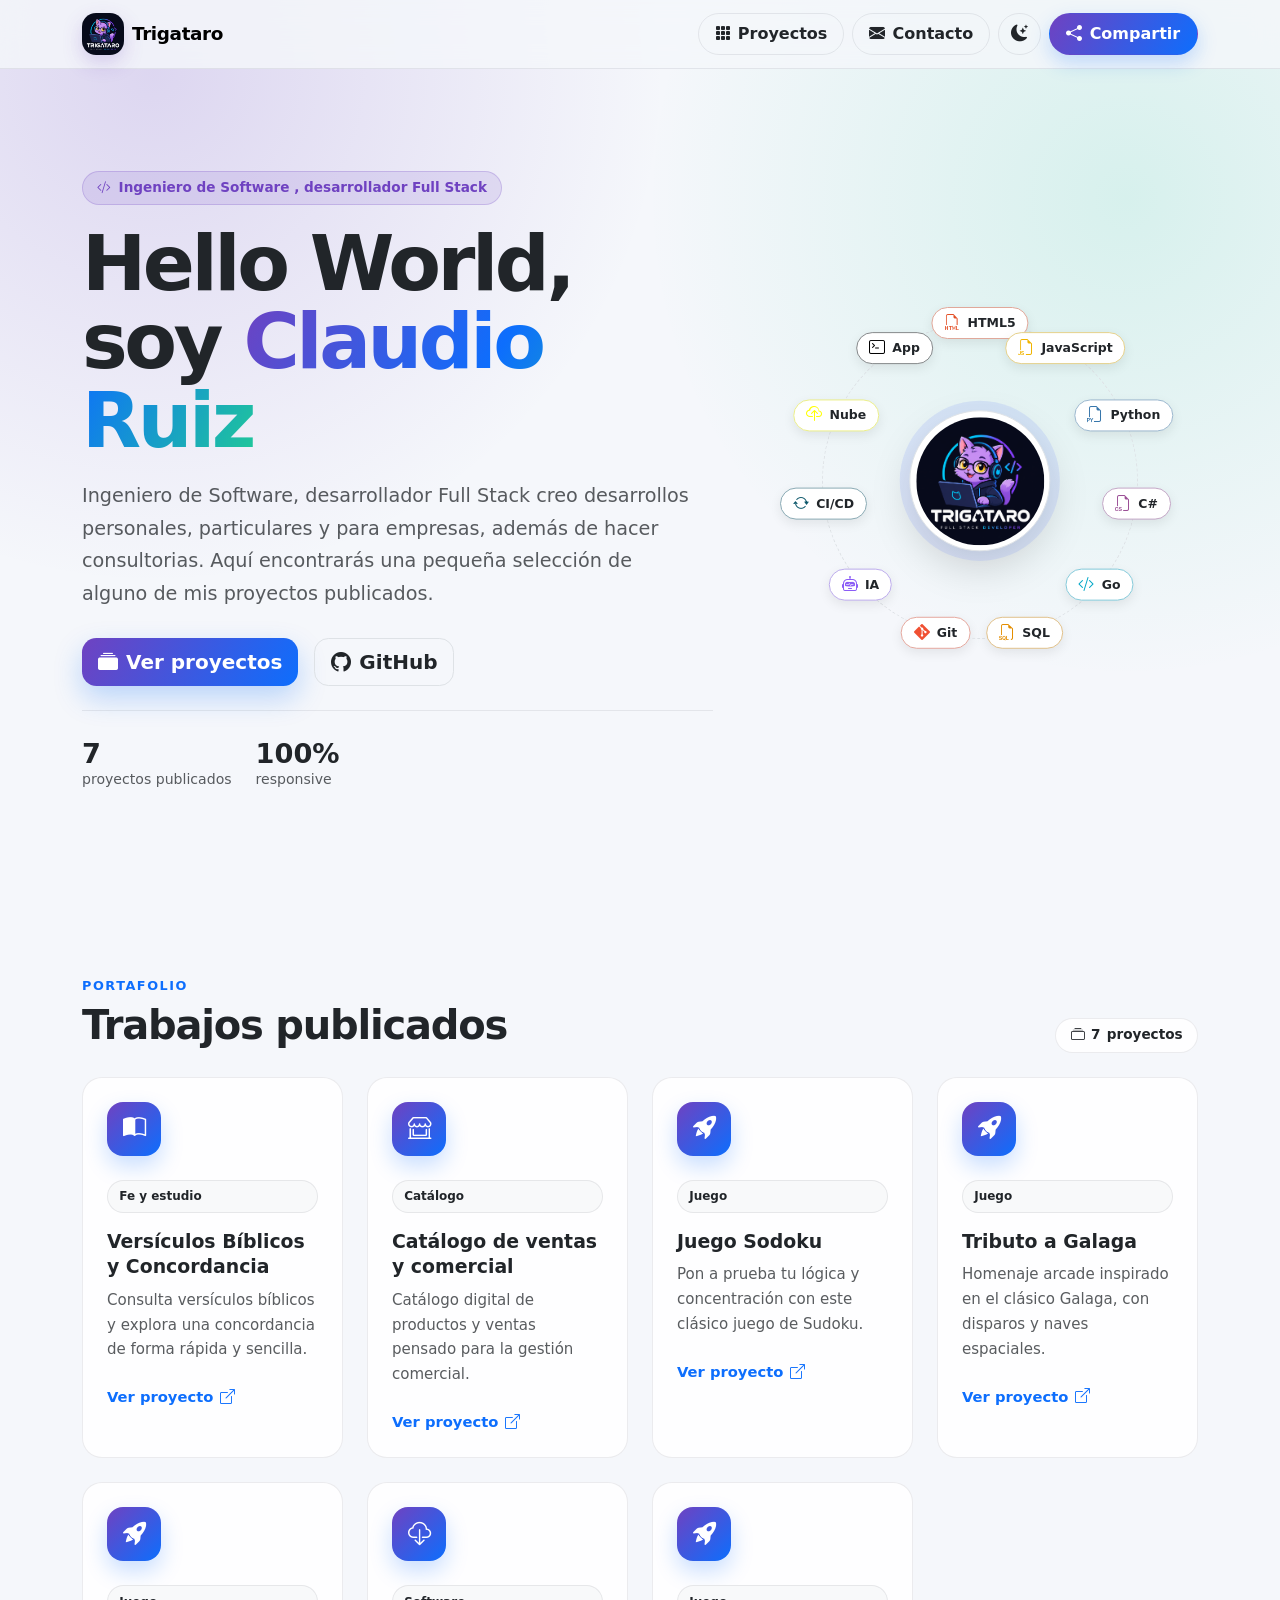
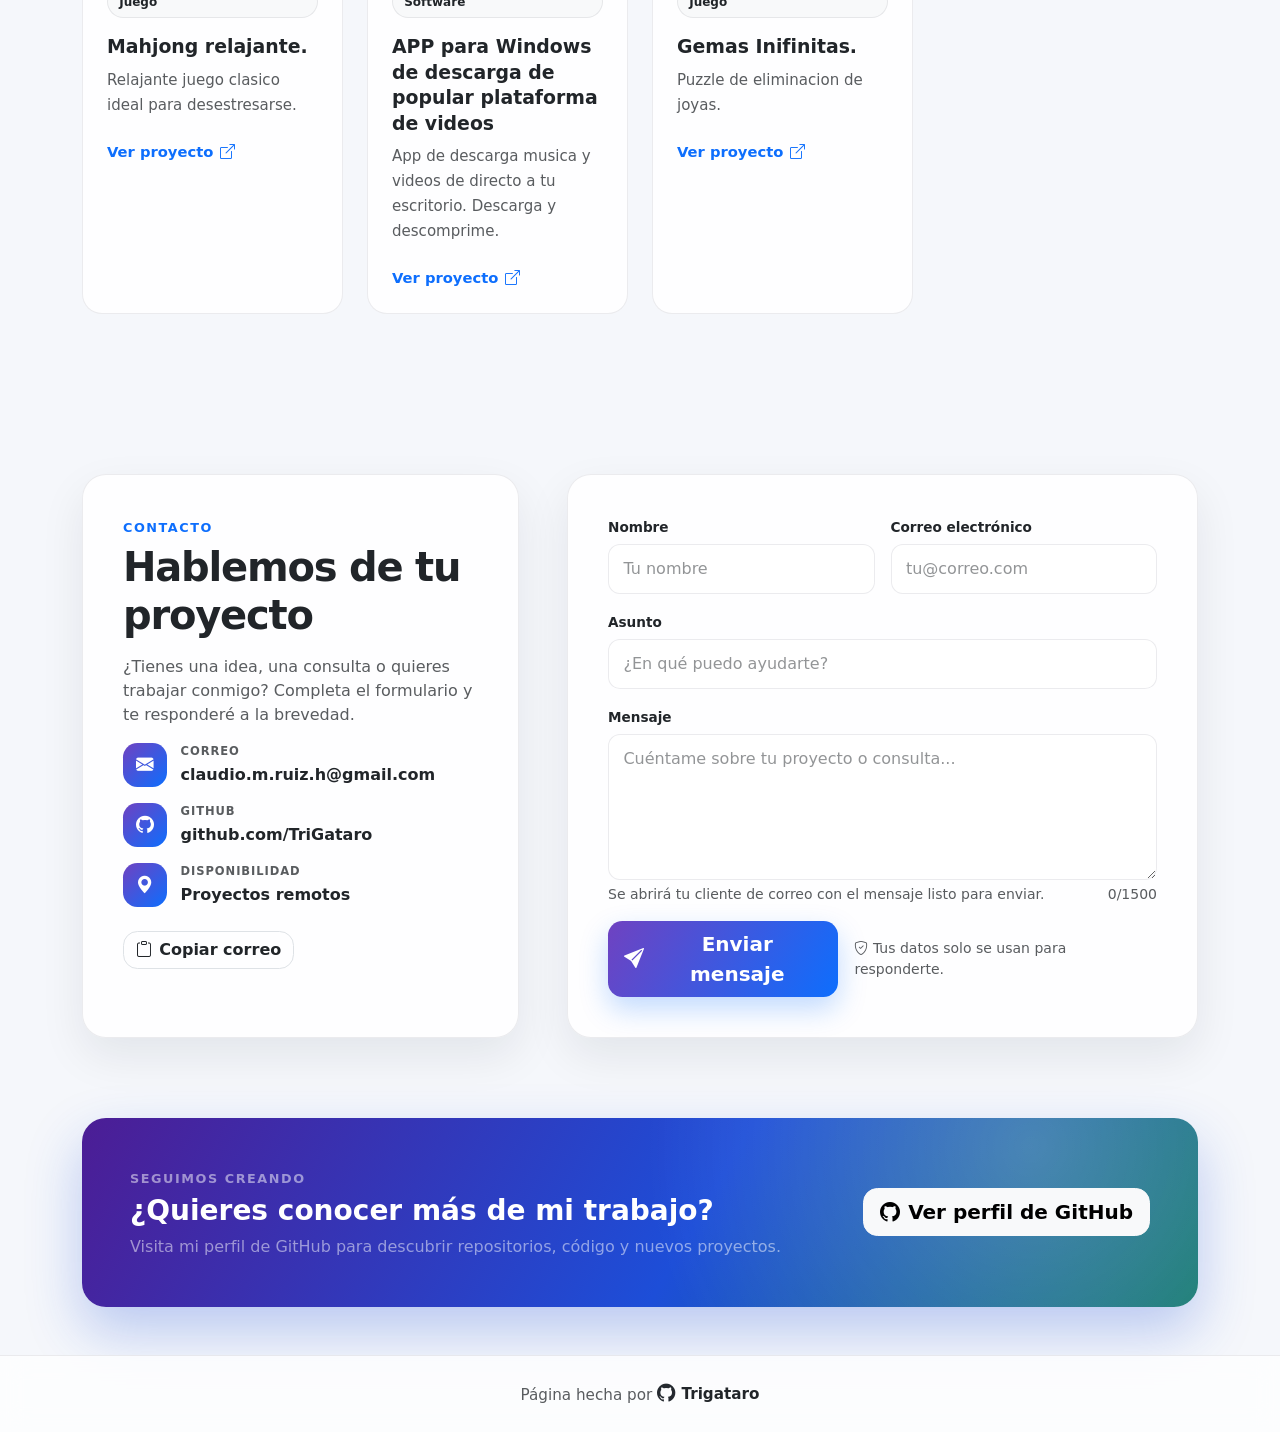
<file: index.html>
<!DOCTYPE html>
<html lang="es" prefix="og: https://ogp.me/ns#" data-bs-theme="light">
<head>
  <script async src="https://www.googletagmanager.com/gtm.js?id=GTM-WDXZP6H4"></script>
  <script>
    window.dataLayer = window.dataLayer || [];
    function gtag(){dataLayer.push(arguments);}
    gtag('js', new Date());
  </script>
  <meta charset="UTF-8">
  <meta name="viewport" content="width=device-width, initial-scale=1">
  <title>Claudio Ruiz | Ingeniero de Software | Desarrollador Full Stack | Trigataro </title>

  <!-- Metadatos principales para buscadores -->
  <meta name="description" content="Portafolio de Trigataro, Ingeniero de Software, desarrollador web. Explora sus proyectos publicados y visita su perfil de GitHub.">
  <meta name="keywords" content="Claudio Ruiz,Trigataro, Ingeniero de Software, desarrollador Full Stack, portafolio web, proyectos web, HTML5, CSS3, JavaScript, Bootstrap, Python, C#, Go, SQL, Git, IA,CI/CD">
  <meta name="author" content="Claudio Ruiz,Trigataro">
  <meta name="robots" content="index, follow, max-image-preview:large">
  <meta name="googlebot" content="index, follow">
  <meta name="theme-color" content="#f5f7fb" id="themeColor">
  <link rel="canonical" href="https://trigataro.github.io/PersonalProyects/">
  
  <meta name="google-site-verification" content="_X3aMiZIulmxI8Je-7lkcKkq2A91kT5kuWGqjMFvLUM" />
  <!-- Open Graph -->
  <meta property="og:type" content="website">
  <meta property="og:site_name" content="Trigataro">
  <meta property="og:locale" content="es_ES">
  <meta property="og:title" content="Claudio Ruiz | Ingeniero de Software | Desarrollador Full Stack | Trigataro">
  <meta property="og:description" content="Explora los proyectos web publicados por Trigataro.">
  <meta property="og:url" content="https://trigataro.github.io/PersonalProyects/">
  <meta property="og:image" content="https://trigataro.github.io/PersonalProyects/img/logo.png">
  <meta property="og:image:type" content="image/png">
  <meta property="og:image:width" content="1254">
  <meta property="og:image:height" content="1254">
  <meta property="og:image:alt" content="Logo de Trigataro">

  <!-- Tarjetas para redes sociales -->
  <meta name="twitter:card" content="summary">
  <meta name="twitter:title" content="Claudio Ruiz | Ingeniero de Software | Desarrollador Full Stack | Trigataro">
  <meta name="twitter:description" content="Explora los proyectos publicados por Trigataro.">
  <meta name="twitter:image" content="https://trigataro.github.io/PersonalProyects/img/logo.png">
  <meta name="twitter:image:alt" content="Logo de Trigataro">

  <link rel="icon" href="img/logo.png" type="image/png" sizes="1254x1254">
  <link rel="apple-touch-icon" href="img/logo.png">

  <!-- Bootstrap y Bootstrap Icons -->
  <link href="https://cdn.jsdelivr.net/npm/bootstrap@5.3.8/dist/css/bootstrap.min.css" rel="stylesheet">
  <link href="https://cdn.jsdelivr.net/npm/bootstrap-icons@1.13.2/font/bootstrap-icons.min.css" rel="stylesheet">

  <!-- Estilos propios del proyecto -->
  <link rel="stylesheet" href="style.css">
  <!-- Estilos de la órbita de tecnologías -->
  <link rel="stylesheet" href="orbit.css">
</head>
<body>
  <a class="skip-link" href="#inicio">Saltar al contenido principal</a>

  <!-- Barra de navegación fija con controles de tema y compartir -->
  <header class="site-header sticky-top">
    <nav class="navbar navbar-expand-lg" aria-label="Navegación principal">
      <div class="container">
        <a class="navbar-brand d-flex align-items-center gap-2" href="#inicio">
          <img src="img/logo.png" alt="Logo de Trigataro" class="brand-logo" width="42" height="42">
          <span class="brand-name">Trigataro</span>
        </a>

        <div class="d-flex align-items-center gap-2 ms-auto">
          <a class="btn btn-nav d-none d-lg-inline-flex" href="#proyectos">
            <i class="bi bi-grid-3x3-gap-fill" aria-hidden="true"></i>
            Proyectos
          </a>
          <a class="btn btn-nav d-none d-lg-inline-flex" href="#contacto">
            <i class="bi bi-envelope-fill" aria-hidden="true"></i>
            Contacto
          </a>

          <!-- Alterna entre tema claro y oscuro -->
          <button type="button" class="btn btn-nav btn-icon" id="themeToggle" aria-label="Cambiar tema de color" title="Cambiar tema de color">
            <i class="bi bi-moon-stars-fill" aria-hidden="true"></i>
          </button>

          <!-- Comparte la página con Web Share API o copia el enlace -->
          <button type="button" class="btn btn-share" id="shareButton" aria-label="Compartir esta página" title="Compartir esta página">
            <i class="bi bi-share-fill" aria-hidden="true"></i>
            <span class="d-none d-sm-inline">Compartir</span>
          </button>
        </div>
      </div>
    </nav>
  </header>

  <main>
    <!-- Presentación principal -->
    <section class="hero" id="inicio">
      <div class="container">
        <div class="row align-items-center g-5">
          <div class="col-12 col-lg-7">
            <span class="badge hero-badge">
              <i class="bi bi-code-slash" aria-hidden="true"></i>
              Ingeniero de Software , desarrollador Full Stack
            </span>

            <h1 class="hero-title">
              Hello World, soy <span class="text-gradient">Claudio Ruiz</span>
            </h1>

            <p class="hero-lead">
              Ingeniero de Software, desarrollador Full Stack creo desarrollos personales, particulares y para empresas, además de hacer consultorias.
              Aquí encontrarás una pequeña selección de alguno de mis proyectos publicados.
            </p>

            <div class="d-flex flex-wrap gap-3">
              <a href="#proyectos" class="btn btn-brand btn-lg">
                <i class="bi bi-collection-fill" aria-hidden="true"></i>
                Ver proyectos
              </a>
              <a href="https://github.com/TriGataro" target="_blank" rel="noopener noreferrer" class="btn btn-outline-brand btn-lg">
                <i class="bi bi-github" aria-hidden="true"></i>
                GitHub
              </a>
            </div>

            <div class="hero-stats d-flex flex-wrap gap-4 mt-4">
              <div class="hero-stat">
                <strong id="heroProjectCount">0</strong>
                <span>proyectos publicados</span>
              </div>
              <div class="hero-stat">
                <strong>100%</strong>
                <span>responsive</span>
              </div>
            </div>
          </div>

          <div class="col-12 col-lg-5">
            <!-- Órbita de tecnologías: los <li> los genera orbit.js desde su lista TECHS -->
            <div class="orbit" data-orbit role="group" aria-label="Lenguajes de programación e inteligencia artificial">
              <div class="orbit__core">
                <img src="img/logo.png" alt="Logo de Trigataro" width="160" height="160">
              </div>
              <ul class="orbit__ring"></ul>
            </div>
          </div>
        </div>
      </div>
    </section>

    <!-- Listado de proyectos generado desde data.js -->
    <section class="projects-section" id="proyectos">
      <div class="container">
        <div class="d-flex flex-column flex-md-row align-items-md-end justify-content-between gap-3 mb-4">
          <div>
            <span class="section-eyebrow">Portafolio</span>
            <h2 class="section-title mb-1">Trabajos publicados</h2>
          </div>
          <span class="badge project-total">
            <i class="bi bi-collection" aria-hidden="true"></i>
            <span id="projectCount">0</span> proyectos
          </span>
        </div>

        <div id="projectGrid" class="row g-4"></div>

        <div id="emptyState" class="empty-state text-center d-none">
          <i class="bi bi-inbox" aria-hidden="true"></i>
          <p class="mb-0">No hay proyectos visibles por el momento.</p>
        </div>
      </div>
    </section>

    <!-- Sección de contacto -->
    <section class="contact-section" id="contacto">
      <div class="container">
        <div class="row g-4 g-lg-5">
          <div class="col-12 col-lg-5">
            <div class="contact-info">
              <span class="section-eyebrow">Contacto</span>
              <h2 class="section-title mb-3">Hablemos de tu proyecto</h2>
              <p class="text-body-secondary">
                ¿Tienes una idea, una consulta o quieres trabajar conmigo?
                Completa el formulario y te responderé a la brevedad.
              </p>

              <ul class="contact-list list-unstyled">
                <li>
                  <span class="contact-icon" aria-hidden="true">
                    <i class="bi bi-envelope-fill"></i>
                  </span>
                  <div>
                    <span class="contact-label">Correo</span>
                    <a class="contact-value" href="mailto:claudio.m.ruiz.h@gmail.com">claudio.m.ruiz.h@gmail.com</a>
                  </div>
                </li>
                <li>
                  <span class="contact-icon" aria-hidden="true">
                    <i class="bi bi-github"></i>
                  </span>
                  <div>
                    <span class="contact-label">GitHub</span>
                    <a class="contact-value" href="https://github.com/TriGataro" target="_blank" rel="noopener noreferrer">github.com/TriGataro</a>
                  </div>
                </li>
                <li>
                  <span class="contact-icon" aria-hidden="true">
                    <i class="bi bi-geo-alt-fill"></i>
                  </span>
                  <div>
                    <span class="contact-label">Disponibilidad</span>
                    <span class="contact-value">Proyectos remotos</span>
                  </div>
                </li>
              </ul>

              <button type="button" class="btn btn-outline-brand" id="copyEmailButton">
                <i class="bi bi-clipboard" aria-hidden="true"></i>
                Copiar correo
              </button>
            </div>
          </div>

          <div class="col-12 col-lg-7">
            <form class="contact-form" id="contactForm" novalidate>
              <div class="row g-3">
                <div class="col-12 col-md-6">
                  <label for="contactName" class="form-label">Nombre</label>
                  <input type="text" class="form-control" id="contactName" name="name" placeholder="Tu nombre" autocomplete="name" required minlength="2">
                  <div class="invalid-feedback">Ingresa tu nombre (mínimo 2 caracteres).</div>
                </div>

                <div class="col-12 col-md-6">
                  <label for="contactEmail" class="form-label">Correo electrónico</label>
                  <input type="email" class="form-control" id="contactEmail" name="email" placeholder="tu@correo.com" autocomplete="email" required>
                  <div class="invalid-feedback">Ingresa un correo electrónico válido.</div>
                </div>

                <div class="col-12">
                  <label for="contactSubject" class="form-label">Asunto</label>
                  <input type="text" class="form-control" id="contactSubject" name="subject" placeholder="¿En qué puedo ayudarte?" required minlength="3">
                  <div class="invalid-feedback">Escribe un asunto (mínimo 3 caracteres).</div>
                </div>

                <div class="col-12">
                  <label for="contactMessage" class="form-label">Mensaje</label>
                  <textarea class="form-control" id="contactMessage" name="message" rows="5" placeholder="Cuéntame sobre tu proyecto o consulta..." required minlength="10" maxlength="1500" aria-describedby="messageHelp messageCount"></textarea>
                  <div class="invalid-feedback">Escribe un mensaje (mínimo 10 caracteres).</div>
                  <div class="d-flex flex-column flex-sm-row justify-content-between gap-1 mt-1">
                    <small class="text-body-secondary" id="messageHelp">
                      Se abrirá tu cliente de correo con el mensaje listo para enviar.
                    </small>
                    <small class="text-body-secondary">
                      <span id="messageCount">0</span>/1500
                    </small>
                  </div>
                </div>

                <div class="col-12 d-flex flex-column flex-sm-row align-items-sm-center gap-3">
                  <button type="submit" class="btn btn-brand btn-lg">
                    <i class="bi bi-send-fill" aria-hidden="true"></i>
                    Enviar mensaje
                  </button>
                  <span class="small text-body-secondary">
                    <i class="bi bi-shield-check" aria-hidden="true"></i>
                    Tus datos solo se usan para responderte.
                  </span>
                </div>
              </div>
            </form>
          </div>
        </div>
      </div>
    </section>

    <!-- Llamado a visitar el perfil de GitHub -->
    <section class="container pb-5">
      <div class="cta-panel">
        <div>
          <span class="section-eyebrow text-white-50">Seguimos creando</span>
          <h2 class="h3 fw-bold mb-2">¿Quieres conocer más de mi trabajo?</h2>
          <p class="mb-0 text-white-50">
            Visita mi perfil de GitHub para descubrir repositorios, código y nuevos proyectos.
          </p>
        </div>
        <a href="https://github.com/TriGataro" target="_blank" rel="noopener noreferrer" class="btn btn-light btn-lg cta-button">
          <i class="bi bi-github" aria-hidden="true"></i>
          Ver perfil de GitHub
        </a>
      </div>
    </section>
  </main>

  <!-- Pie de página con el enlace al perfil de GitHub -->
  <footer class="site-footer">
    <div class="container">
      <p class="footer-text mb-0">
        Página hecha por
        <a class="footer-author" href="https://github.com/TriGataro" target="_blank" rel="noopener noreferrer">
          <i class="bi bi-github" aria-hidden="true"></i>
          <span>Trigataro</span>
        </a>
      </p>
    </div>
  </footer>

  <!-- Mensajes de confirmación para compartir -->
  <div class="toast-container position-fixed bottom-0 end-0 p-3">
    <div id="shareToast" class="toast" role="status" aria-live="polite" aria-atomic="true">
      <div class="d-flex">
        <div class="toast-body" id="shareToastMessage">Enlace copiado al portapapeles.</div>
        <button type="button" class="btn-close me-2 m-auto" data-bs-dismiss="toast" aria-label="Cerrar mensaje"></button>
      </div>
    </div>
  </div>

  <!-- Librerías y scripts del proyecto -->
  <script src="https://cdn.jsdelivr.net/npm/bootstrap@5.3.8/dist/js/bootstrap.bundle.min.js"></script>
  <script src="js/orbit.js"></script>
  <script type="module" src="js/index.js"></script>
</body>
</html>
</file>
<file: style.css>
/* =========================================================
   Portafolio de Trigataro - Estilos globales
   ========================================================= */

/* Variables de color para el tema claro */
:root {
    --brand-primary: #6f42c1;
    --brand-secondary: #0d6efd;
    --brand-accent: #20c997;
    --page-bg: #f5f7fb;
    --header-bg: rgba(245, 247, 251, 0.82);
    --footer-bg: rgba(255, 255, 255, 0.72);
    --card-bg: rgba(255, 255, 255, 0.86);
    --card-border: rgba(15, 23, 42, 0.08);
    --github-color: #24292f;
    --shadow-soft: 0 18px 45px rgba(15, 23, 42, 0.08);
    --glow-one: rgba(111, 66, 193, 0.18);
    --glow-two: rgba(32, 201, 151, 0.14);
}

/* Variables de color para el tema oscuro */
[data-bs-theme="dark"] {
    --page-bg: #0a0f1e;
    --header-bg: rgba(10, 15, 30, 0.82);
    --footer-bg: rgba(10, 15, 30, 0.72);
    --card-bg: rgba(17, 24, 42, 0.86);
    --card-border: rgba(148, 163, 184, 0.16);
    --github-color: #f8fafc;
    --shadow-soft: 0 18px 45px rgba(0, 0, 0, 0.38);
    --glow-one: rgba(111, 66, 193, 0.32);
    --glow-two: rgba(32, 201, 151, 0.18);
}

html {
    scroll-behavior: smooth;
}

body {
    min-height: 100vh;
    color: var(--bs-body-color);
    background-color: var(--page-bg);
    background-image:
        radial-gradient(circle at 12% 8%, var(--glow-one), transparent 32rem),
        radial-gradient(circle at 88% 22%, var(--glow-two), transparent 30rem);
    background-attachment: fixed;
    transition: background-color 0.25s ease, color 0.25s ease;
}

/* Enlace de accesibilidad para saltar directamente al contenido */
.skip-link {
    position: absolute;
    top: -100%;
    left: 1rem;
    z-index: 2000;
    padding: 0.6rem 1rem;
    color: #fff;
    background: var(--brand-primary);
    border-radius: 0.5rem;
}

.skip-link:focus {
    top: 1rem;
}

/* Campo temporal fuera de pantalla para copiar enlaces en navegadores antiguos */
.copy-helper {
    position: fixed;
    top: -1000px;
    left: -1000px;
    width: 1px;
    height: 1px;
    padding: 0;
    border: 0;
    opacity: 0;
}

/* =========================================================
   Barra de navegación
   ========================================================= */

.site-header {
    background: var(--header-bg);
    border-bottom: 1px solid var(--card-border);
    backdrop-filter: blur(14px);
    -webkit-backdrop-filter: blur(14px);
}

.brand-logo {
    object-fit: cover;
    border-radius: 14px;
    box-shadow: 0 8px 20px rgba(111, 66, 193, 0.22);
}

.brand-name {
    font-size: 1.15rem;
    font-weight: 800;
    letter-spacing: -0.02em;
}

.btn-nav,
.btn-share {
    display: inline-flex;
    align-items: center;
    justify-content: center;
    gap: 0.45rem;
    font-weight: 600;
    border: 1px solid var(--card-border);
    border-radius: 999px;
    transition: transform 0.2s ease, background-color 0.2s ease, border-color 0.2s ease;
}

.btn-nav {
    padding: 0.5rem 1rem;
    color: var(--bs-body-color);
    background: transparent;
}

.btn-nav:hover,
.btn-nav:focus-visible {
    color: var(--bs-body-color);
    background: var(--bs-tertiary-bg);
    border-color: var(--bs-border-color);
}

.btn-icon {
    width: 2.65rem;
    height: 2.65rem;
    padding: 0;
    font-size: 1.05rem;
}

.btn-share {
    padding: 0.5rem 1.05rem;
    color: #fff;
    background: linear-gradient(120deg, var(--brand-primary), var(--brand-secondary));
    border-color: transparent;
    box-shadow: 0 8px 20px rgba(13, 110, 253, 0.22);
}

.btn-share:hover,
.btn-share:focus-visible {
    color: #fff;
    transform: translateY(-1px);
    box-shadow: 0 10px 24px rgba(13, 110, 253, 0.3);
}

/* =========================================================
   Sección de presentación
   ========================================================= */

.hero {
    position: relative;
    padding: clamp(3.5rem, 8vw, 6.5rem) 0;
    overflow: hidden;
}

.hero-badge {
    display: inline-flex;
    align-items: center;
    gap: 0.45rem;
    padding: 0.55rem 0.9rem;
    margin-bottom: 1.25rem;
    font-size: 0.85rem;
    font-weight: 700;
    color: var(--brand-primary);
    background: color-mix(in srgb, var(--brand-primary) 12%, transparent);
    border: 1px solid color-mix(in srgb, var(--brand-primary) 22%, transparent);
    border-radius: 999px;
}

[data-bs-theme="dark"] .hero-badge {
    color: #c4b5fd;
}

.hero-title {
    font-size: clamp(2.6rem, 7vw, 4.8rem);
    font-weight: 800;
    line-height: 1.02;
    letter-spacing: -0.045em;
}

.text-gradient {
    color: transparent;
    background-image: linear-gradient(120deg, var(--brand-primary), var(--brand-secondary) 55%, var(--brand-accent));
    -webkit-background-clip: text;
    background-clip: text;
}

.hero-lead {
    max-width: 38rem;
    margin: 1.25rem 0 1.75rem;
    font-size: clamp(1.02rem, 2vw, 1.2rem);
    line-height: 1.7;
    color: var(--bs-secondary-color);
}

.btn-brand,
.btn-outline-brand {
    display: inline-flex;
    align-items: center;
    justify-content: center;
    gap: 0.5rem;
    font-weight: 700;
    border-radius: 0.9rem;
    transition: transform 0.2s ease, box-shadow 0.2s ease;
}

.btn-brand {
    color: #fff;
    background: linear-gradient(120deg, var(--brand-primary), var(--brand-secondary));
    border: 0;
    box-shadow: 0 12px 28px rgba(13, 110, 253, 0.25);
}

.btn-brand:hover,
.btn-brand:focus-visible {
    color: #fff;
    transform: translateY(-2px);
    box-shadow: 0 16px 34px rgba(13, 110, 253, 0.32);
}

.btn-outline-brand {
    color: var(--bs-body-color);
    background: transparent;
    border: 1px solid var(--bs-border-color);
}

.btn-outline-brand:hover,
.btn-outline-brand:focus-visible {
    color: var(--bs-body-color);
    background: var(--bs-tertiary-bg);
    transform: translateY(-2px);
}

.hero-stats {
    padding-top: 1.75rem;
    margin-top: 2rem;
    border-top: 1px solid var(--card-border);
}

.hero-stat {
    display: flex;
    flex-direction: column;
}

.hero-stat strong {
    font-size: 1.7rem;
    font-weight: 800;
    line-height: 1.1;
}

.hero-stat span {
    font-size: 0.88rem;
    color: var(--bs-secondary-color);
}

/* Composición visual del avatar y las tecnologías */
.hero-visual {
    position: relative;
    display: grid;
    place-items: center;
    min-height: 21rem;
    padding: 2rem 0;
}

.hero-visual::before {
    position: absolute;
    width: clamp(15rem, 34vw, 22rem);
    height: clamp(15rem, 34vw, 22rem);
    content: "";
    background: linear-gradient(135deg, var(--brand-primary), var(--brand-secondary), var(--brand-accent));
    border-radius: 50%;
    filter: blur(46px);
    opacity: 0.28;
}

.hero-avatar-wrap {
    position: relative;
    z-index: 1;
    padding: 0.6rem;
    background: var(--card-bg);
    border: 1px solid var(--card-border);
    border-radius: 2rem;
    box-shadow: var(--shadow-soft);
    animation: float 6s ease-in-out infinite;
}

.hero-avatar {
    display: block;
    width: clamp(8.5rem, 22vw, 10rem);
    height: clamp(8.5rem, 22vw, 10rem);
    object-fit: cover;
    border-radius: 1.55rem;
}

/* Órbita de lenguajes alrededor del logo */
.hero-tech-orbit {
    position: relative;
    width: min(100%, 26rem);
    padding: 2.7rem 0;
    margin: 0 auto;
}

.hero-tech-orbit::before {
    position: absolute;
    top: 50%;
    left: 50%;
    width: calc(100% - 3.5rem);
    height: calc(100% - 2rem);
    content: "";
    border: 1px dashed var(--card-border);
    border-radius: 50%;
    transform: translate(-50%, -50%);
    pointer-events: none;
}

.hero-tech-orbit .hero-avatar-wrap {
    width: fit-content;
    margin: 0 auto;
}

.orbit-chip {
    position: absolute;
    z-index: 2;
}

.orbit-html {
    top: 0;
    left: 0;
}

.orbit-csharp {
    top: 0;
    right: 0;
}

.orbit-git {
    top: 0;
    left: 50%;
    transform: translateX(-50%);
}

.orbit-python {
    top: 30%;
    left: -0.5rem;
}

.orbit-js {
    top: 30%;
    right: -0.5rem;
}

.orbit-go {
    bottom: 0;
    left: 0;
}

.orbit-sql {
    bottom: 0;
    right: 0;
}

.orbit-ai {
    bottom: 0;
    left: 50%;
    transform: translateX(-50%);
}

.orbit-cicd {
    top: 50%;
    right: -1.5rem;
    transform: translateY(-50%);
}

.tech-chip {
    display: inline-flex;
    align-items: center;
    gap: 0.4rem;
    padding: 0.42rem 0.68rem;
    font-size: 0.78rem;
    font-weight: 700;
    color: var(--bs-body-color);
    background: var(--card-bg);
    border: 1px solid var(--card-border);
    border-radius: 0.7rem;
    box-shadow: var(--shadow-soft);
    backdrop-filter: blur(8px);
    -webkit-backdrop-filter: blur(8px);
}

.tech-chip i {
    font-size: 1rem;
}

.tech-chip-html i {
    color: #e34f26;
}

.tech-chip-python i {
    color: #3776ab;
}

.tech-chip-csharp i {
    color: #68217a;
}

.tech-chip-git i {
    color: #f05032;
}

.tech-chip-js i {
    color: #a16207;
}

.tech-chip-go i {
    color: #00add8;
}

.tech-chip-sql i {
    color: #00758f;
}

.tech-chip-ai i {
    color: #8b5cf6;
}

.tech-chip-cicd i {
    color: #0d6efd;
}

[data-bs-theme="dark"] .tech-chip-python i {
    color: #4b8bbe;
}

[data-bs-theme="dark"] .tech-chip-csharp i {
    color: #c084fc;
}

[data-bs-theme="dark"] .tech-chip-js i {
    color: #f7df1e;
}

[data-bs-theme="dark"] .tech-chip-sql i {
    color: #5bc0de;
}

[data-bs-theme="dark"] .tech-chip-cicd i {
    color: #38bdf8;
}

@keyframes float {
    0%,
    100% {
        transform: translateY(0);
    }

    50% {
        transform: translateY(-9px);
    }
}

/* =========================================================
   Proyectos
   ========================================================= */

.projects-section {
    padding: clamp(3rem, 7vw, 5rem) 0;
}

.section-eyebrow {
    display: inline-block;
    margin-bottom: 0.35rem;
    font-size: 0.8rem;
    font-weight: 800;
    color: var(--brand-secondary);
    text-transform: uppercase;
    letter-spacing: 0.12em;
}

.section-title {
    font-size: clamp(1.8rem, 4vw, 2.5rem);
    font-weight: 800;
    letter-spacing: -0.03em;
}

.project-total {
    display: inline-flex;
    align-items: center;
    gap: 0.4rem;
    padding: 0.6rem 0.9rem;
    font-size: 0.85rem;
    font-weight: 700;
    color: var(--bs-body-color);
    background: var(--card-bg);
    border: 1px solid var(--card-border);
    border-radius: 999px;
}

.project-card {
    position: relative;
    height: 100%;
    overflow: hidden;
    background: var(--card-bg);
    border: 1px solid var(--card-border);
    border-radius: 1.25rem;
    transition: transform 0.25s ease, box-shadow 0.25s ease, border-color 0.25s ease;
}

.project-card::before {
    position: absolute;
    top: 0;
    left: 0;
    width: 100%;
    height: 4px;
    content: "";
    background: linear-gradient(90deg, var(--brand-primary), var(--brand-secondary), var(--brand-accent));
    opacity: 0;
    transition: opacity 0.25s ease;
}

.project-card:hover,
.project-card:focus-within {
    border-color: color-mix(in srgb, var(--brand-secondary) 35%, var(--card-border));
    box-shadow: var(--shadow-soft);
    transform: translateY(-6px);
}

.project-card:hover::before,
.project-card:focus-within::before {
    opacity: 1;
}

.project-icon {
    display: grid;
    flex: 0 0 auto;
    width: 3.4rem;
    height: 3.4rem;
    font-size: 1.45rem;
    color: #fff;
    background: linear-gradient(135deg, var(--brand-primary), var(--brand-secondary));
    border-radius: 1rem;
    place-items: center;
    box-shadow: 0 10px 22px rgba(13, 110, 253, 0.22);
}

.project-number {
    font-size: 0.8rem;
    font-weight: 800;
    color: var(--bs-secondary-color);
    letter-spacing: 0.08em;
}

.project-type {
    display: inline-flex;
    align-items: center;
    padding: 0.4rem 0.7rem;
    font-size: 0.75rem;
    font-weight: 700;
    color: var(--bs-body-color);
    background: var(--bs-tertiary-bg);
    border: 1px solid var(--card-border);
    border-radius: 999px;
}

.project-title {
    font-size: 1.18rem;
    font-weight: 800;
    line-height: 1.35;
}

.project-description {
    font-size: 0.94rem;
    line-height: 1.65;
    color: var(--bs-secondary-color);
}

.project-link {
    display: inline-flex;
    align-items: center;
    gap: 0.4rem;
    font-size: 0.92rem;
    font-weight: 800;
    color: var(--brand-secondary);
    text-decoration: none;
}

[data-bs-theme="dark"] .project-link {
    color: #7db4ff;
}

.project-link i {
    transition: transform 0.2s ease;
}

.project-card:hover .project-link i,
.project-card:focus-within .project-link i {
    transform: translate(2px, -2px);
}

.project-link:focus-visible {
    outline: 2px solid var(--brand-secondary);
    outline-offset: 4px;
    border-radius: 0.25rem;
}

.empty-state {
    padding: 3rem 1rem;
    color: var(--bs-secondary-color);
    background: var(--card-bg);
    border: 1px dashed var(--bs-border-color);
    border-radius: 1.25rem;
}

.empty-state i {
    display: block;
    margin-bottom: 0.75rem;
    font-size: 2.2rem;
}

/* =========================================================
   Contacto
   ========================================================= */

.contact-section {
    padding: clamp(3rem, 7vw, 5rem) 0;
}

.contact-info,
.contact-form {
    height: 100%;
    padding: clamp(1.5rem, 4vw, 2.5rem);
    background: var(--card-bg);
    border: 1px solid var(--card-border);
    border-radius: 1.5rem;
    box-shadow: var(--shadow-soft);
}

.contact-list {
    display: flex;
    flex-direction: column;
    gap: 1rem;
    margin: 0 0 1.5rem;
}

.contact-list li {
    display: flex;
    gap: 0.85rem;
    align-items: flex-start;
}

.contact-icon {
    display: grid;
    flex: 0 0 auto;
    width: 2.75rem;
    height: 2.75rem;
    font-size: 1.1rem;
    color: #fff;
    background: linear-gradient(135deg, var(--brand-primary), var(--brand-secondary));
    border-radius: 0.9rem;
    place-items: center;
}

.contact-label {
    display: block;
    margin-bottom: 0.15rem;
    font-size: 0.72rem;
    font-weight: 800;
    color: var(--bs-secondary-color);
    text-transform: uppercase;
    letter-spacing: 0.08em;
}

.contact-value {
    display: inline-block;
    font-weight: 700;
    color: var(--bs-body-color);
    overflow-wrap: anywhere;
    text-decoration: none;
}

a.contact-value:hover,
a.contact-value:focus-visible {
    color: var(--brand-secondary);
    text-decoration: underline;
    text-underline-offset: 3px;
}

.contact-form .form-label {
    margin-bottom: 0.4rem;
    font-size: 0.85rem;
    font-weight: 700;
}

.contact-form .form-control {
    padding: 0.75rem 0.9rem;
    color: var(--bs-body-color);
    background-color: var(--bs-body-bg);
    border-color: var(--card-border);
    border-radius: 0.75rem;
}

.contact-form .form-control::placeholder {
    color: var(--bs-secondary-color);
    opacity: 0.65;
}

.contact-form .form-control:focus {
    border-color: var(--brand-secondary);
    box-shadow: 0 0 0 0.2rem color-mix(in srgb, var(--brand-secondary) 18%, transparent);
}

.contact-form .invalid-feedback {
    font-size: 0.8rem;
}

#copyEmailButton {
    display: inline-flex;
    gap: 0.45rem;
    align-items: center;
    font-weight: 700;
}

/* =========================================================
   Llamado a la acción
   ========================================================= */

.cta-panel {
    display: flex;
    flex-direction: column;
    gap: 1.5rem;
    align-items: flex-start;
    justify-content: space-between;
    padding: clamp(1.75rem, 5vw, 3rem);
    color: #fff;
    background:
        radial-gradient(circle at 85% 15%, rgba(255, 255, 255, 0.22), transparent 24rem),
        linear-gradient(120deg, #4c1d95, #1d4ed8 55%, #0f766e);
    border-radius: 1.5rem;
    box-shadow: 0 24px 55px rgba(29, 78, 216, 0.28);
}

.cta-button {
    display: inline-flex;
    flex: 0 0 auto;
    gap: 0.5rem;
    align-items: center;
    font-weight: 700;
    border-radius: 0.9rem;
}

/* =========================================================
   Pie de página
   ========================================================= */

.site-footer {
    padding: 1.5rem 0;
    text-align: center;
    background: var(--footer-bg);
    border-top: 1px solid var(--card-border);
    backdrop-filter: blur(14px);
    -webkit-backdrop-filter: blur(14px);
}

.footer-text {
    font-size: 0.95rem;
    color: var(--bs-secondary-color);
}

.footer-author {
    display: inline-flex;
    gap: 0.4rem;
    align-items: center;
    font-weight: 800;
    color: var(--bs-body-color);
    text-decoration: none;
    transition: color 0.2s ease;
}

.footer-author .bi-github {
    font-size: 1.15rem;
    color: var(--github-color);
}

.footer-author:hover,
.footer-author:focus-visible {
    color: var(--brand-secondary);
    text-decoration: underline;
    text-underline-offset: 3px;
}

/* =========================================================
   Ajustes responsive y accesibilidad
   ========================================================= */

@media (min-width: 768px) {
    .cta-panel {
        flex-direction: row;
        align-items: center;
    }
}

/* En el ancho de escritorio pequeño la columna es más angosta:
   se reduce un poco el logo para dar espacio a los chips laterales. */
@media (min-width: 992px) and (max-width: 1199.98px) {
    .hero-avatar {
        width: 9rem;
        height: 9rem;
    }

    .tech-chip {
        gap: 0.3rem;
        padding: 0.32rem 0.46rem;
        font-size: 0.7rem;
    }

    .tech-chip i {
        font-size: 0.88rem;
    }
}

@media (max-width: 575.98px) {
    .brand-name {
        font-size: 1.02rem;
    }

    .hero {
        padding-top: 2.5rem;
    }

    .hero-visual {
        min-height: 18rem;
    }

    .hero-tech-orbit {
        padding: 2.3rem 0;
    }

    .orbit-python {
        left: 0;
    }

    .orbit-js {
        right: 0;
    }

    .tech-chip {
        gap: 0.32rem;
        padding: 0.34rem 0.55rem;
        font-size: 0.7rem;
    }

    .tech-chip i {
        font-size: 0.9rem;
    }
}

@media (max-width: 379.98px) {
    .hero-avatar {
        width: 7rem;
        height: 7rem;
    }

    .hero-avatar-wrap {
        padding: 0.45rem;
    }

    .hero-tech-orbit {
        width: calc(100% + 1rem);
        padding: 2.2rem 0;
        margin-right: -0.5rem;
        margin-left: -0.5rem;
    }

    .tech-chip {
        gap: 0.26rem;
        padding: 0.3rem 0.46rem;
        font-size: 0.64rem;
    }

    .tech-chip i {
        font-size: 0.84rem;
    }
}

@media (prefers-reduced-motion: reduce) {
    html {
        scroll-behavior: auto;
    }

    *,
    *::before,
    *::after {
        animation-duration: 0.01ms !important;
        animation-iteration-count: 1 !important;
        transition-duration: 0.01ms !important;
    }
}
</file>
<file: orbit.css>
/* ==========================================================================
   ORBIT · Tecnologías orbitando alrededor del logo
   --------------------------------------------------------------------------
   Todo se calcula con variables CSS:
   - Cada ítem recibe --i (su posición) desde orbit.js; el ángulo sale de
     --i y --count, así que agregar o quitar tecnologías no requiere tocar
     este archivo.
   - Usa las variables de Bootstrap (--bs-body-bg, --bs-border-color, etc.),
     por lo que el tema claro/oscuro funciona sin código extra.
   ========================================================================== */

/* ---------- 1. Contenedor y variables ajustables ---------- */
.orbit {
  --orbit-size: min(100%, 26rem);   /* tamaño máximo del conjunto        */
  --orbit-radius: 38cqw;            /* radio de la órbita                 */
  --orbit-duration: 48s;            /* tiempo de una vuelta completa      */
  --orbit-accent: #4f6bff;          /* color del halo del logo            */

  position: relative;
  width: var(--orbit-size);
  aspect-ratio: 1;
  margin-inline: auto;
  container-type: inline-size;      /* habilita unidades cqw y @container */
}

/* ---------- 2. Logo central ---------- */
.orbit__core {
  position: absolute;
  top: 50%;
  left: 50%;
  translate: -50% -50%;
  z-index: 1;
  display: grid;
  place-items: center;
  width: 34cqw;
  aspect-ratio: 1;
  padding: 0.35rem;
  border: 1px solid var(--bs-border-color);
  border-radius: 50%;
  background: var(--bs-body-bg);
  box-shadow:
    0 0 0 0.6rem color-mix(in srgb, var(--orbit-accent) 12%, transparent),
    0 1rem 2.5rem rgb(0 0 0 / 0.15);
}

.orbit__core img {
  width: 100%;
  height: 100%;
  border-radius: 50%;
  object-fit: cover;
}

/* ---------- 3. Anillo giratorio ---------- */
.orbit__ring {
  position: absolute;
  inset: 0;
  margin: 0;
  padding: 0;
  list-style: none;
  animation: orbit-spin var(--orbit-duration) linear infinite;
}

/* Trazo guía de la órbita */
.orbit__ring::before {
  content: "";
  position: absolute;
  inset: calc(50% - var(--orbit-radius));
  border: 1px dashed var(--bs-border-color);
  border-radius: 50%;
}

/* ---------- 4. Ítem: punto de anclaje en la órbita ----------
   Mide 0×0: solo fija la posición. Gira hacia su ángulo, avanza el radio
   y vuelve a girar en sentido contrario para quedar derecho. */
.orbit__item {
  --orbit-angle: calc(360deg * var(--i) / var(--count) - 90deg); /* el primero queda arriba */

  position: absolute;
  top: 50%;
  left: 50%;
  width: 0;
  height: 0;
  transform:
    rotate(var(--orbit-angle))
    translateX(var(--orbit-radius))
    rotate(calc(var(--orbit-angle) * -1));
  animation: orbit-in 0.5s ease-out both;
  animation-delay: calc(var(--i) * 80ms);
}

/* ---------- 5. Chip: contrarresta el giro del anillo ---------- */
.orbit__chip {
  --chip-color: var(--bs-secondary-color);

  position: absolute;
  top: 0;
  left: 0;
  translate: -50% -50%;
  display: inline-flex;
  align-items: center;
  gap: 0.45rem;
  padding: 0.4rem 0.75rem;
  border: 1px solid color-mix(in srgb, var(--chip-color) 40%, var(--bs-border-color));
  border-radius: 999px;
  background: var(--bs-body-bg);
  color: var(--bs-body-color);
  font-size: 0.78rem;
  font-weight: 600;
  line-height: 1;
  white-space: nowrap;
  box-shadow: 0 0.25rem 0.75rem rgb(0 0 0 / 0.08);
  /* mismo tiempo que el anillo, en sentido contrario = chip siempre derecho */
  animation: orbit-spin var(--orbit-duration) linear infinite reverse;
  transition: scale 0.2s ease, box-shadow 0.2s ease;
}

.orbit__icon {
  color: var(--chip-color);
  font-size: 1rem;
}

.orbit__chip:hover,
.orbit__chip:focus-visible {
  scale: 1.12;
  box-shadow: 0 0 0 3px color-mix(in srgb, var(--chip-color) 28%, transparent);
  outline: none;
}

/* ---------- 6. Pausas (hover, foco por teclado o fuera de pantalla) ---------- */
.orbit:is(:hover, :focus-within, .is-offscreen) :is(.orbit__ring, .orbit__chip) {
  animation-play-state: paused;
}

/* ---------- 7. Pantallas angostas: solo íconos ---------- */
@container (max-width: 21rem) {
  .orbit__label {
    display: none;
  }

  .orbit__chip {
    padding: 0.55rem;
  }
}

/* ---------- 8. Animaciones ---------- */
@keyframes orbit-spin {
  to { rotate: 360deg; }
}

@keyframes orbit-in {
  from { opacity: 0; scale: 0.6; }
  to   { opacity: 1; scale: 1; }
}

/* ---------- 9. Accesibilidad: sin movimiento si el usuario lo pide ---------- */
@media (prefers-reduced-motion: reduce) {
  .orbit__ring,
  .orbit__chip,
  .orbit__item {
    animation: none;
  }
}
</file>
